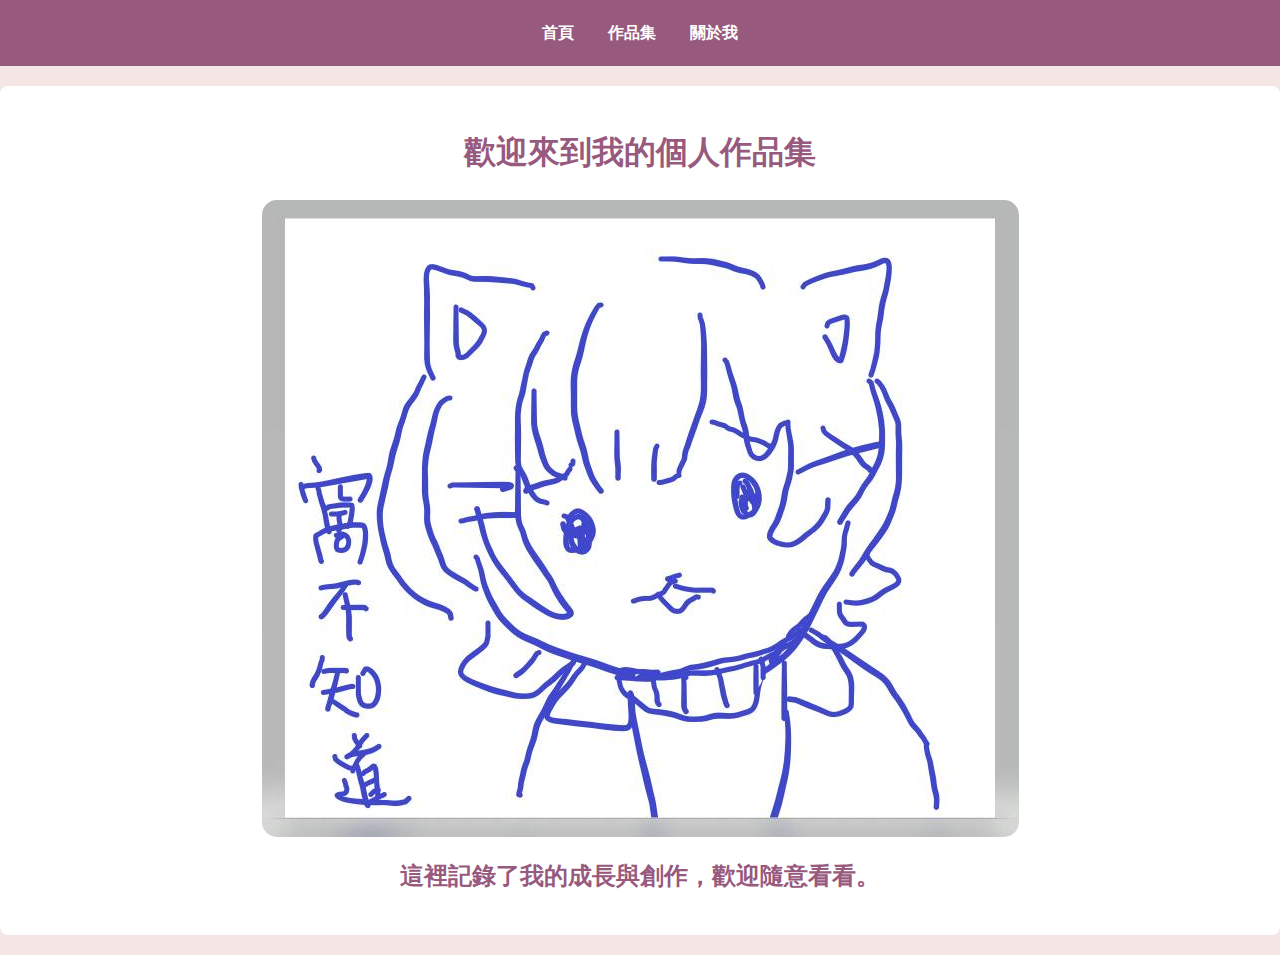
<file: index.html>
<!DOCTYPE html>
<html lang="zh-Hant">
<head>
  <meta charset="UTF-8">
  <title>首頁</title>
  <link rel="stylesheet" href="style.css">
</head>

<body>
  <nav>
    <a href="首頁.html">首頁</a>
    <a href="作品頁.html">作品集</a>
    <a href="關於我.html">關於我</a>
  </nav>

  <div class="container">
    <h1>歡迎來到我的個人作品集</h1>
    <img src="TE0.jpg" class="banner-img" alt="首頁封面">
    <h2>這裡記錄了我的成長與創作，歡迎隨意看看。</h2>
  </div>
</body>

</html>
</file>
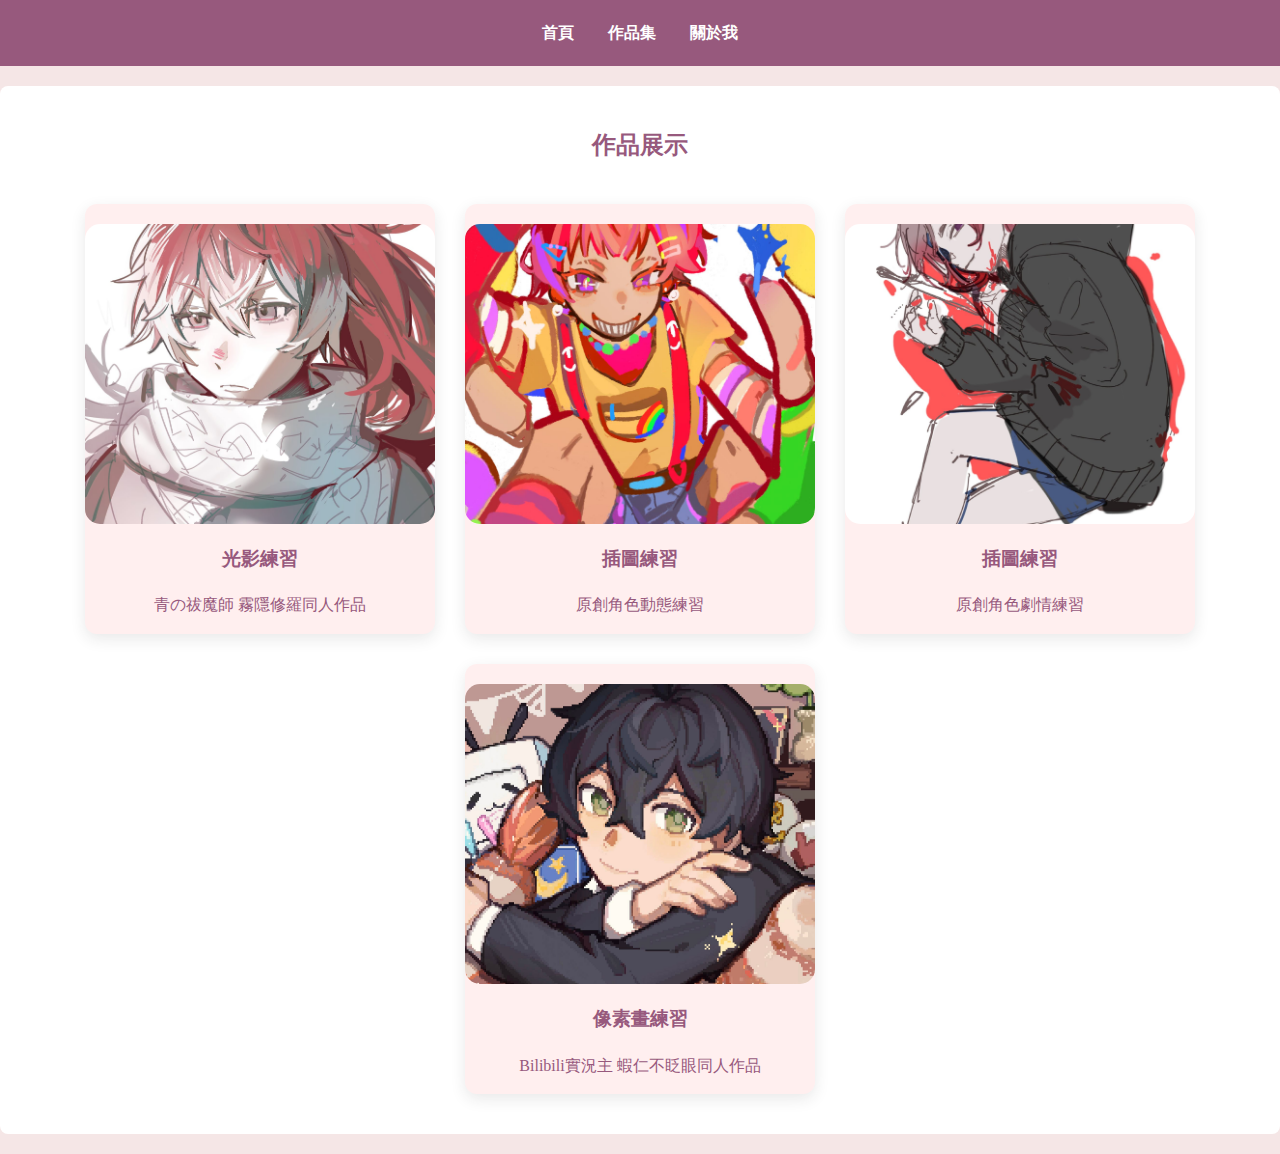
<file: 作品頁.html>
<!DOCTYPE html>
<html lang="zh-Hant">
<head>
  <meta charset="UTF-8">
  <title>作品集</title>
  <link rel="stylesheet" href="style.css">
</head>
<body>

  <nav>
    <a href="首頁.html">首頁</a>
    <a href="作品頁.html">作品集</a> <a href="關於我.html">關於我</a>
  </nav>

  <div class="container">
    <h2>作品展示</h2>
    
    <div class="作品列"> <div class="card">
        <img src="TE1.jpg" alt="作品1">
        <h3>光影練習</h3>
        <p>青の祓魔師 霧隱修羅同人作品</p>
      </div>

      <div class="card">
        <img src="TE2.jpg" alt="作品2">
        <h3>插圖練習</h3> <p>原創角色動態練習</p>
      </div>

      <div class="card">
        <img src="TE3.jpg" alt="作品3">
        <h3>插圖練習</h3> <p>原創角色劇情練習</p>
      </div>

      <div class="card">
        <img src="TE4.jpg" alt="作品4">
        <h3>像素畫練習</h3> <p>Bilibili實況主 蝦仁不眨眼同人作品</p>
      </div>

    </div> </div> </body>
</html>
</file>
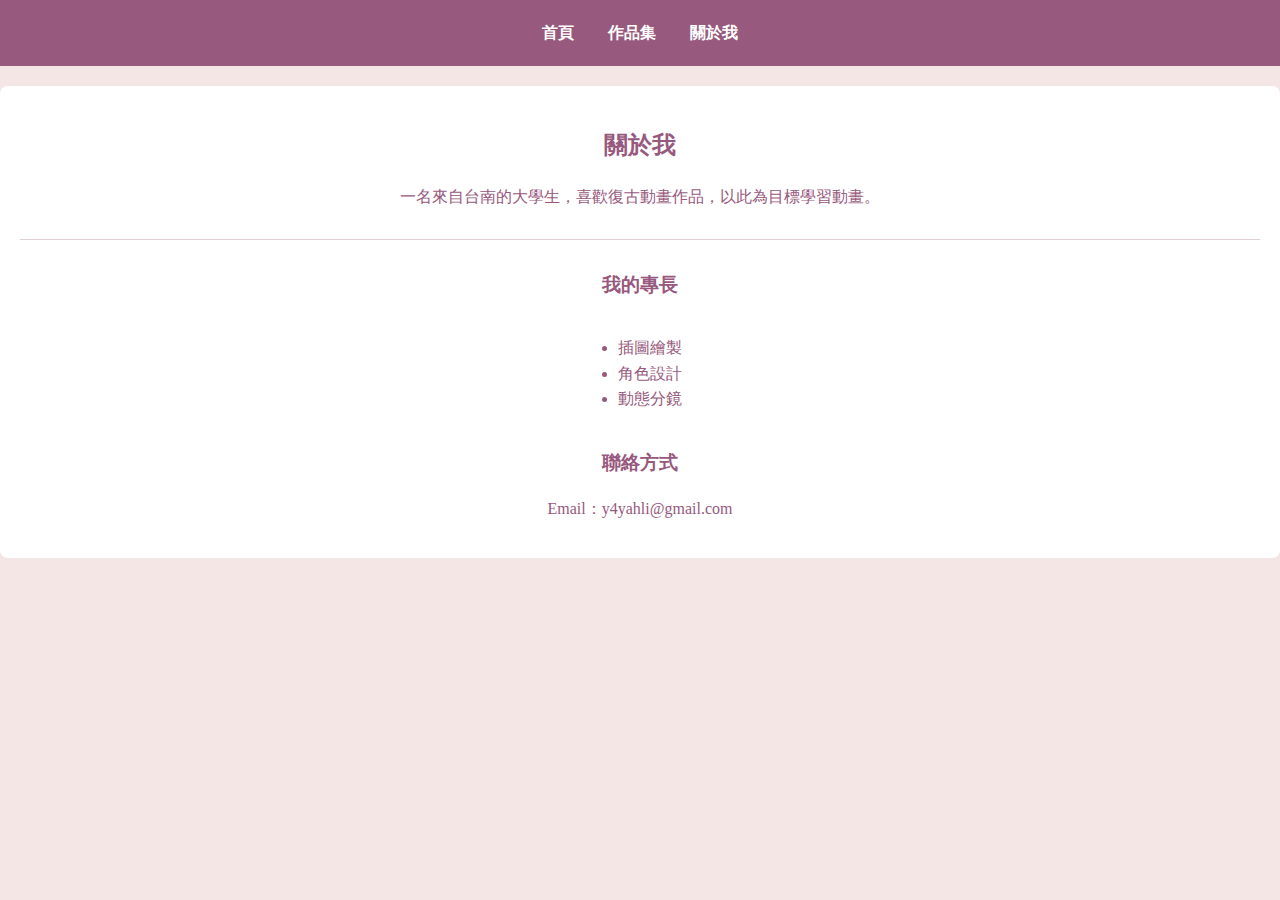
<file: 關於我.html>
<!DOCTYPE html>
<html>

<head>
  <title>關於我</title>
  <link rel="stylesheet" href="style.css">
</head>

<body>
  <nav>
    <a href="首頁.html">首頁</a>
    <a href="作品頁.html">作品集</a>
    <a href="關於我.html">關於我</a>
  </nav>

  <div class="container">
    <h2>關於我</h2>
    <p>一名來自台南的大學生，喜歡復古動畫作品，以此為目標學習動畫。</p>

    <hr>
    <h3>我的專長</h3>
    <ul>
      <li>插圖繪製</li>
      <li>角色設計</li>
      <li>動態分鏡</li>
    </ul>

    <h3>聯絡方式</h3>
    <p>Email：y4yahli@gmail.com</p>
  </div>

</body>
</html>
</file>
<file: style.css>
body {
    margin: 0;
    line-height: 1.6;
    background-color: #f5e6e6;
}

nav {
    background: #97597d;
    padding: 20px;
    text-align: center;
}

nav a {
    color: white;
    margin: 0 15px;
    text-decoration: none;
    font-weight: bold; /* 讓導覽文字明顯一點 */
}

.container {
    text-align: center;
    color: #97597d;
    max-width: 1800px; /* 限制最大寬度，避免在大螢幕上太散 */
    margin: 20px auto;
    padding: 20px;
    background: white;
    border-radius: 8px; /* 稍微圓角更一致 */
}

.作品列 {
    display: flex;
    flex-wrap: wrap;    /* 讓卡片能自動換行 */
    justify-content: center; /* 讓卡片在中間排列 */
    gap: 30px;          /* 加大間距感 */
    padding: 20px;
}

.card {
    flex: 0 1 350px;    /* 基礎寬度 350px，會隨螢幕調整 */
    background: #ffefef;
    border-radius: 12px;
    overflow: hidden;
    box-shadow: 0 5px 15px rgba(44, 36, 36, 0.1);
    cursor: pointer;
    transition: all 0.3s ease; /* 加入平滑動畫時間 */
}

.card img {
    width: 100%;
    height: 300px;      /* 調整圖片高度，比例更協調 */
    object-fit: cover;
    display: block;
}

.content {
    padding: 20px;
}

/* 懸停效果優化 */
.card:hover {
    transform: translateY(-10px);
    box-shadow: 0 15px 30px rgba(151, 89, 125, 0.3); /* 陰影顏色與主題呼應 */
}

/* 讓關於我的 ul 標籤整體置中 */
.container ul {
    display: inline-block;  /* 讓 ul 寬度隨內容變化 */
    text-align: left;       /* 讓清單內的文字恢復靠左對齊，比較美觀 */
    padding-left: 20px;     /* 留出空間給小圓點 */
}

hr {
    border: 0;
    height: 1px;
    background: #97597d; /* 使用你的導覽列顏色 */
    margin: 30px 0;
    opacity: 0.3;
}

.container h3 {
    margin-top: 20px;
}

.container img {
    max-width: 100%;  /* 寬度最大就是容器的 100% */
    display: block;   /* 消除圖片下方多餘間隙 */
    margin: 20px auto; /* 居中 */
    border-radius: 15px;
}
</file>
